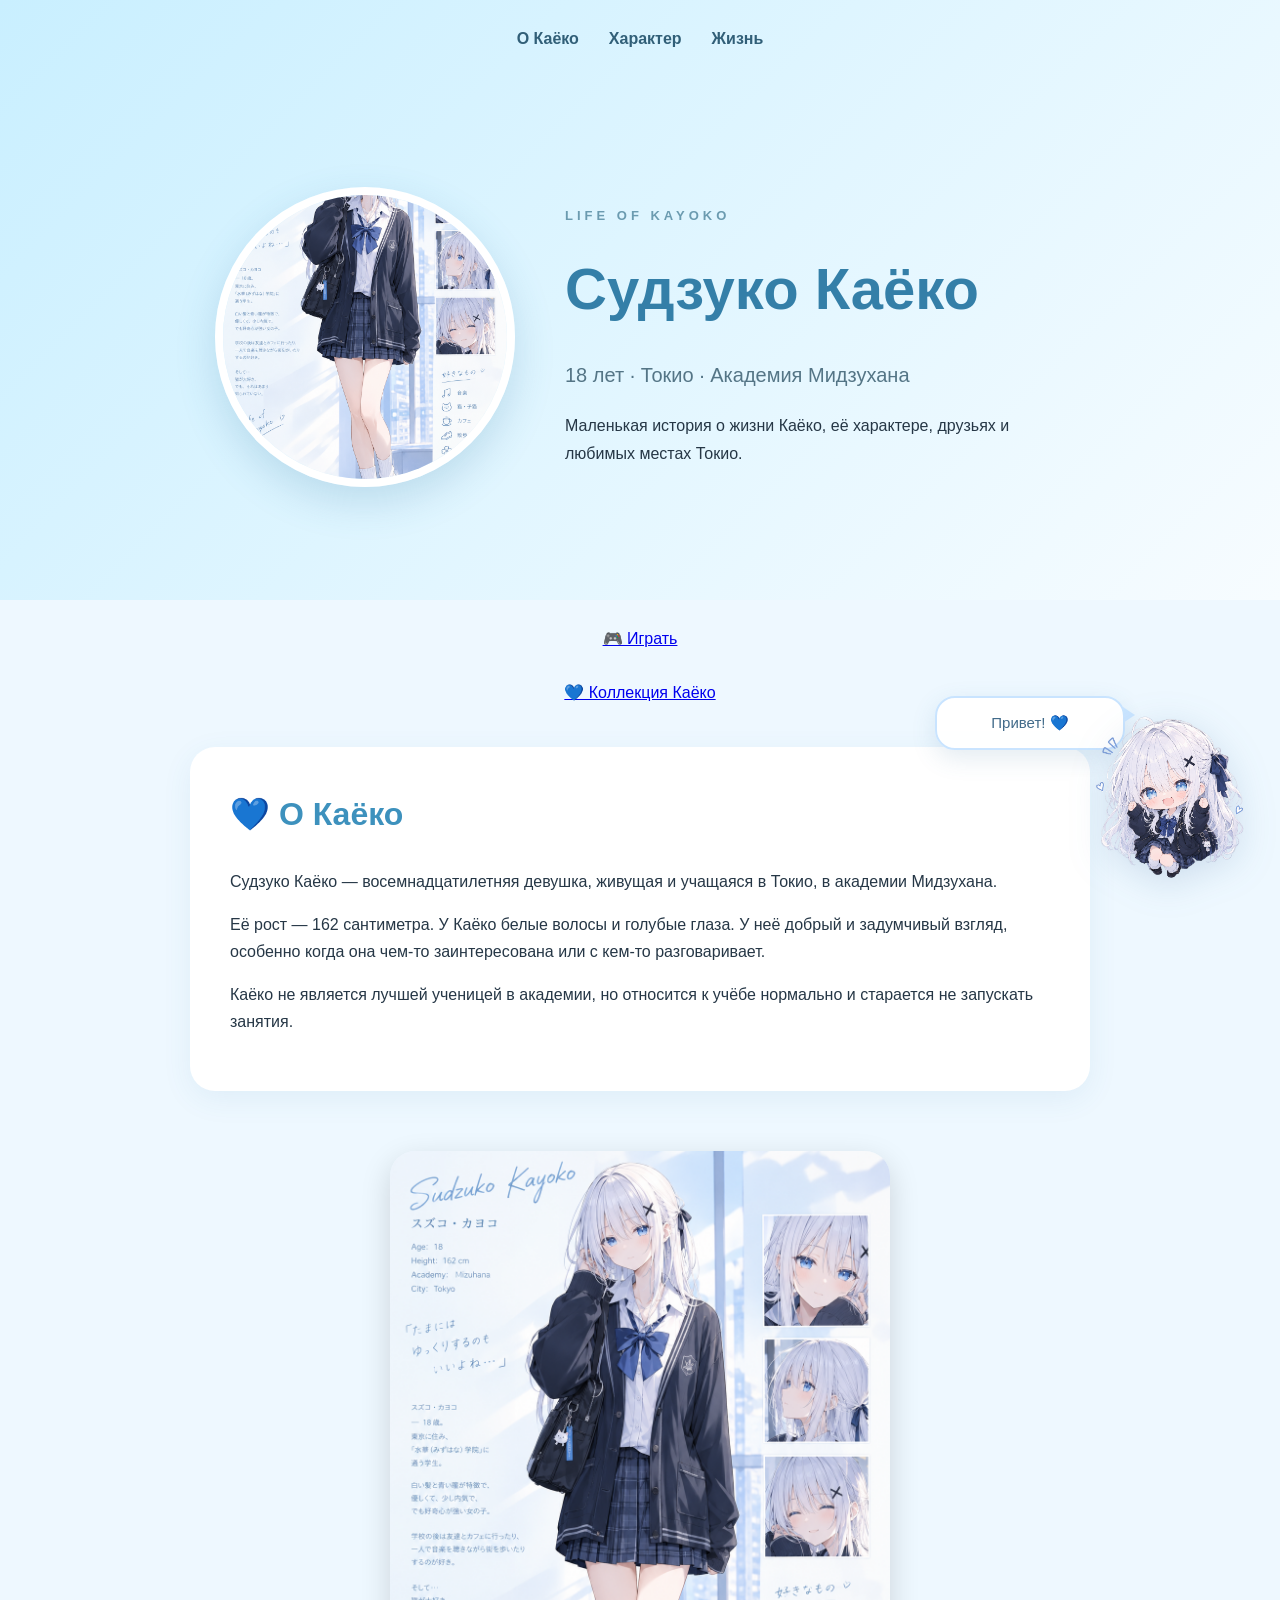
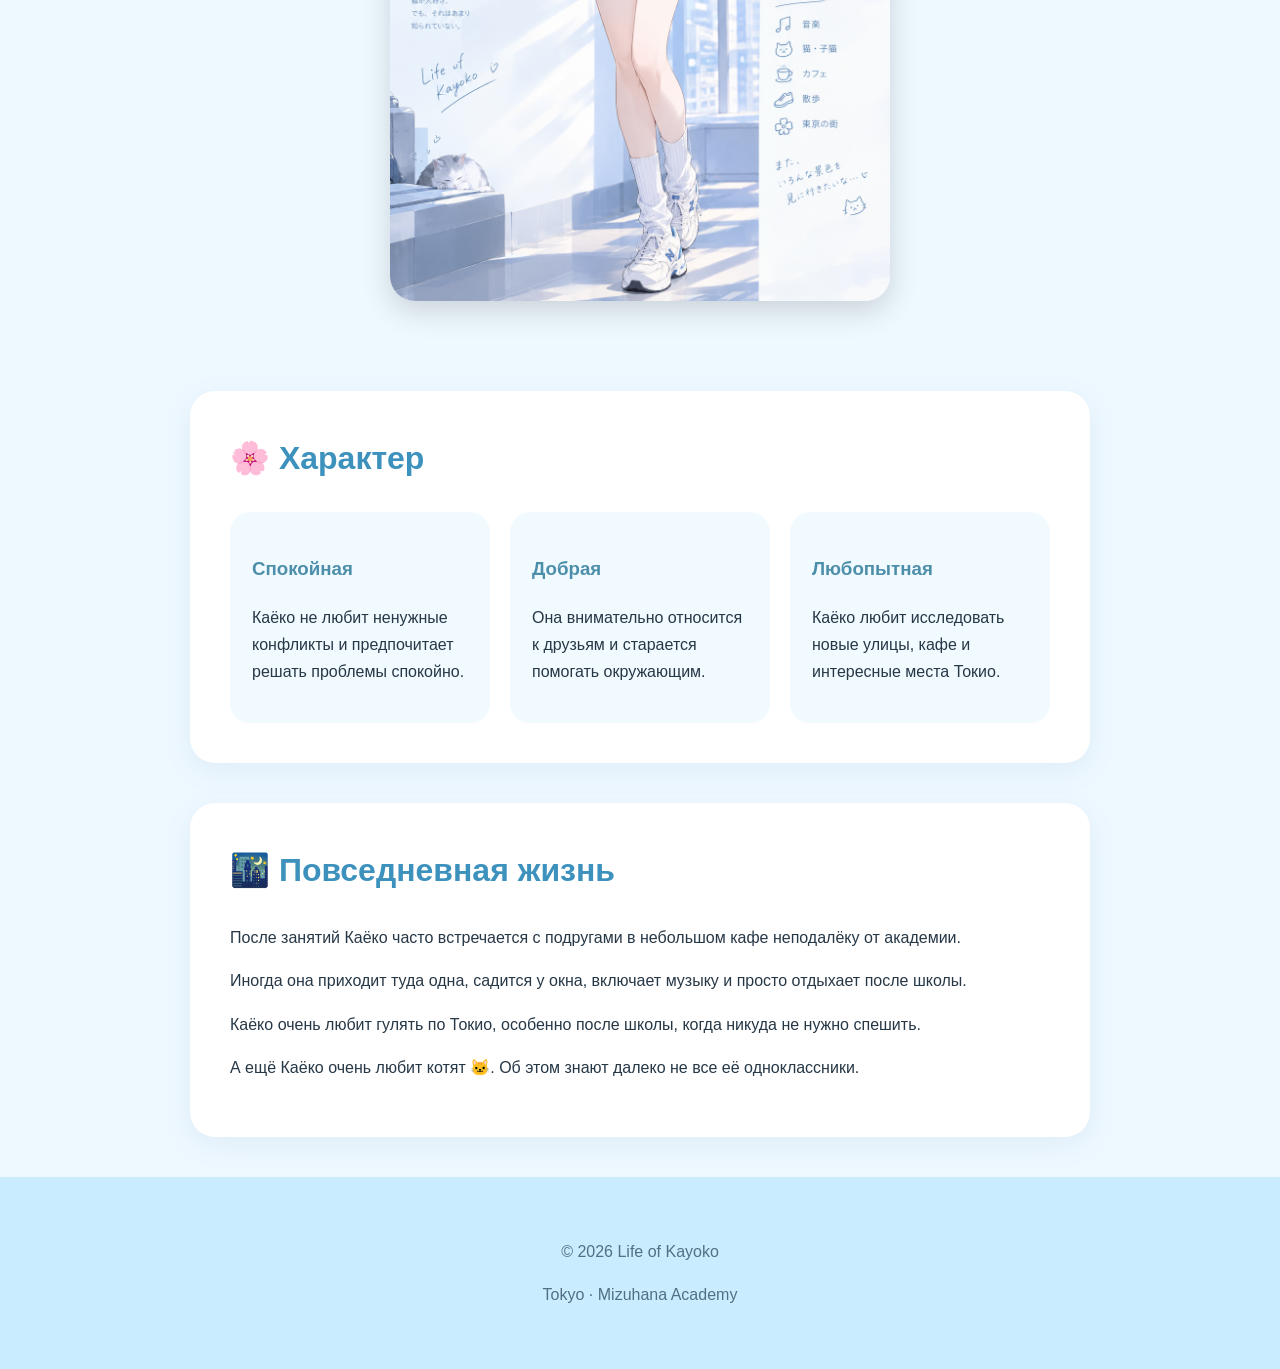
<file: index.html>
<!DOCTYPE html>
<html lang="ru">

<head>
    <meta charset="UTF-8">
    <meta name="viewport" content="width=device-width, initial-scale=1.0">

    <title>Life of Sudzuko Kayoko</title>

    <link rel="stylesheet" href="style.css">
</head>

<body>

    <!-- =========================
         ГЛАВНЫЙ ЭКРАН
    ========================== -->

    <header class="hero">

        <nav>
            <a href="#about">О Каёко</a>
            <a href="#personality">Характер</a>
            <a href="#life">Жизнь</a>
        </nav>

        <div class="hero-content">

            <img
                src="kayoko-photo.PNG"
                alt="Судзуко Каёко"
                class="kayoko-photo"
            >

            <div class="hero-text">

                <p class="small-title">
                    LIFE OF KAYOKO
                </p>

                <h1>
                    Судзуко Каёко
                </h1>

                <p class="subtitle">
                    18 лет · Токио · Академия Мидзухана
                </p>

                <p>
                    Маленькая история о жизни Каёко,
                    её характере, друзьях и любимых местах Токио.
                </p>

            </div>

        </div>

    </header>


    <!-- =========================
         ЧИБИ КАЁКО
    ========================== -->

    <div class="chibi-kayoko" id="chibiKayoko">

        <div class="chibi-message" id="chibiMessage">
            Привет! 💙
        </div>

        <div class="chibi-angry-message" id="chibiAngryMessage">
            Всё, хватит! 😤
        </div>

        <img
            id="chibiImage"
            src="kayoko-chibi-happy.PNG"
            alt="Чиби Каёко"
        >

    </div>


    <!-- =========================
         КНОПКИ
    ========================== -->

    <div style="text-align: center; margin: 25px;">

        <!-- КНОПКА ИГРЫ -->

        <a href="game.html" class="gallery-button">
            🎮 Играть
        </a>

        <br><br>

        <!-- КНОПКА КОЛЛЕКЦИИ -->

        <a href="gallery.html" class="gallery-button">
            💙 Коллекция Каёко
        </a>

    </div>


    <!-- =========================
         О КАЁКО
    ========================== -->

    <section id="about" class="section">

        <h2>💙 О Каёко</h2>

        <p>
            Судзуко Каёко — восемнадцатилетняя девушка,
            живущая и учащаяся в Токио, в академии Мидзухана.
        </p>

        <p>
            Её рост — 162 сантиметра.
            У Каёко белые волосы и голубые глаза.
            У неё добрый и задумчивый взгляд, особенно когда
            она чем-то заинтересована или с кем-то разговаривает.
        </p>

        <p>
            Каёко не является лучшей ученицей в академии,
            но относится к учёбе нормально и старается
            не запускать занятия.
        </p>

    </section>


    <!-- =========================
         ФОТО КАЁКО
    ========================== -->

    <div class="kayoko-between">

        <img
            src="kayoko-photo.PNG"
            alt="Судзуко Каёко"
        >

    </div>


    <!-- =========================
         ХАРАКТЕР
    ========================== -->

    <section id="personality" class="section">

        <h2>🌸 Характер</h2>

        <div class="cards">

            <div class="card">

                <h3>Спокойная</h3>

                <p>
                    Каёко не любит ненужные конфликты
                    и предпочитает решать проблемы спокойно.
                </p>

            </div>


            <div class="card">

                <h3>Добрая</h3>

                <p>
                    Она внимательно относится к друзьям
                    и старается помогать окружающим.
                </p>

            </div>


            <div class="card">

                <h3>Любопытная</h3>

                <p>
                    Каёко любит исследовать новые улицы,
                    кафе и интересные места Токио.
                </p>

            </div>

        </div>

    </section>


    <!-- =========================
         ПОВСЕДНЕВНАЯ ЖИЗНЬ
    ========================== -->

    <section id="life" class="section">

        <h2>🌃 Повседневная жизнь</h2>

        <p>
            После занятий Каёко часто встречается
            с подругами в небольшом кафе неподалёку
            от академии.
        </p>

        <p>
            Иногда она приходит туда одна,
            садится у окна, включает музыку
            и просто отдыхает после школы.
        </p>

        <p>
            Каёко очень любит гулять по Токио,
            особенно после школы, когда никуда
            не нужно спешить.
        </p>

        <p>
            А ещё Каёко очень любит котят 🐱.
            Об этом знают далеко не все её одноклассники.
        </p>

    </section>


    <!-- =========================
         ПОДВАЛ
    ========================== -->

    <footer>

        <p>
            © 2026 Life of Kayoko
        </p>

        <p>
            Tokyo · Mizuhana Academy
        </p>

    </footer>


    <!-- =========================
         JAVASCRIPT ЧИБИ
    ========================== -->

    <script>

        const chibi = document.getElementById("chibiKayoko");
        const chibiImage = document.getElementById("chibiImage");

        const welcomeMessage =
            document.getElementById("chibiMessage");

        const angryMessage =
            document.getElementById("chibiAngryMessage");


        /* Приветствие исчезает через 5 секунд */

        setTimeout(function () {

            welcomeMessage.classList.add("hide");

        }, 5000);


        /* Обычный клик */

        chibi.addEventListener("click", function () {

            chibi.classList.add("click-animation");

            setTimeout(function () {

                chibi.classList.remove("click-animation");

            }, 150);

        });


        /* Двойной клик */

        chibi.addEventListener("dblclick", function () {

            /* Сердитая Каёко */

            chibiImage.src = "kayoko-chibi-angry.PNG";

            /* Показываем сообщение */

            angryMessage.classList.add("show");

            /* Анимация злости */

            chibi.classList.add("angry");


            /* Возвращаем обычную Каёко через 3 секунды */

            setTimeout(function () {

                chibiImage.src = "kayoko-chibi-happy.PNG";

                angryMessage.classList.remove("show");

                chibi.classList.remove("angry");

            }, 3000);

        });

    </script>

</body>

</html>
</file>
<file: style.css>
* {
    box-sizing: border-box;
}

html {
    scroll-behavior: smooth;
}

body {
    margin: 0;
    font-family: -apple-system, BlinkMacSystemFont,
        "Segoe UI", Arial, sans-serif;

    background: #eef8ff;
    color: #263746;

    line-height: 1.7;
}


/* =========================
   ГЛАВНЫЙ ЭКРАН
========================= */

.hero {
    min-height: 600px;

    padding-bottom: 60px;

    background:
        linear-gradient(
            135deg,
            #c9efff,
            #f7fcff
        );
}


/* Меню */

nav {
    display: flex;

    justify-content: center;

    gap: 30px;

    padding: 25px;

    flex-wrap: wrap;
}

nav a {
    color: #315f78;

    text-decoration: none;

    font-weight: bold;

    transition: 0.2s;
}

nav a:hover {
    color: #168bc2;
}


/* Главная информация */

.hero-content {
    max-width: 1000px;

    margin: 80px auto 0;

    padding: 30px;

    display: flex;

    align-items: center;

    justify-content: center;

    gap: 50px;
}


/* Фото Каёко */

.kayoko-photo {
    width: 300px;

    height: 300px;

    object-fit: cover;

    border-radius: 50%;

    border: 8px solid white;

    box-shadow:
        0 15px 40px
        rgba(50, 120, 160, 0.2);
}


/* Текст */

.hero-text {
    max-width: 500px;
}

.small-title {
    letter-spacing: 4px;

    font-size: 13px;

    color: #6b9bb0;

    font-weight: bold;
}

h1 {
    margin: 5px 0;

    font-size: 58px;

    color: #347fa8;
}

.subtitle {
    font-size: 20px;

    color: #547586;
}


/* =========================
   СЕКЦИИ
========================= */

.section {
    max-width: 900px;

    margin: 40px auto;

    padding: 40px;

    background: white;

    border-radius: 25px;

    box-shadow:
        0 8px 30px
        rgba(50, 120, 160, 0.08);
}

h2 {
    font-size: 32px;

    color: #3d91bd;

    margin-top: 0;
}

h3 {
    color: #4d8fab;
}


/* =========================
   КАРТОЧКИ ХАРАКТЕРА
========================= */

.cards {
    display: grid;

    grid-template-columns:
        repeat(3, 1fr);

    gap: 20px;
}

.card {
    padding: 22px;

    background: #f1faff;

    border-radius: 20px;

    transition: 0.25s;
}

.card:hover {
    transform: translateY(-5px);

    box-shadow:
        0 10px 25px
        rgba(50, 120, 160, 0.12);
}


/* =========================
   ПОДВАЛ
========================= */

footer {
    text-align: center;

    padding: 45px;

    background: #c9edff;

    color: #527080;
}


/* =========================
   📱 IPHONE
========================= */

@media (max-width: 700px) {

    .hero {
        min-height: auto;
    }

    nav {
        gap: 15px;

        padding: 20px 10px;
    }

    .hero-content {
        flex-direction: column;

        text-align: center;

        margin-top: 35px;

        gap: 25px;
    }

    .kayoko-photo {
        width: 230px;

        height: 230px;
    }

    h1 {
        font-size: 40px;
    }

    .subtitle {
        font-size: 17px;
    }

    .section {
        margin: 20px 12px;

        padding: 28px 22px;
    }

    h2 {
        font-size: 28px;
    }

    .cards {
        grid-template-columns: 1fr;
    }
}
.kayoko-between {
    display: flex;
    justify-content: center;
    padding: 20px 20px 50px;
}

.kayoko-between img {
    width: 100%;
    max-width: 500px;
    height: auto;
    border-radius: 25px;
    display: block;
    box-shadow: 0 10px 30px rgba(0, 0, 0, 0.15);
}
/* ===== Чиби-Каёко ===== */

.chibi-kayoko {
    position: fixed;
    right: 25px;
    bottom: 20px;
    z-index: 1000;
    text-align: center;
    cursor: pointer;
    user-select: none;
}

.chibi-kayoko img {
    width: 170px;
    height: auto;
    display: block;
    transition: transform 0.15s ease;
    filter: drop-shadow(0 8px 18px rgba(50, 100, 150, 0.18));
}

/* Небольшое уменьшение при нажатии */
.chibi-kayoko:active img {
    transform: scale(0.92);
}

/* Приветствие */
.chibi-message {
    position: absolute;
    right: 130px;
    bottom: 130px;
    width: 190px;
    padding: 14px 18px;
    background: rgba(255, 255, 255, 0.95);
    border: 2px solid #c9e4ff;
    border-radius: 20px;
    color: #426b8a;
    font-size: 15px;
    line-height: 1.5;
    box-shadow: 0 8px 25px rgba(70, 120, 160, 0.15);
    animation: chibiAppear 0.6s ease;
}

/* Маленький хвостик облачка */
.chibi-message::after {
    content: "";
    position: absolute;
    right: -12px;
    bottom: 25px;
    border-width: 8px 0 8px 12px;
    border-style: solid;
    border-color: transparent transparent transparent #c9e4ff;
}

/* Сообщение "Хватит!" */
.chibi-angry-message {
    display: none;
    position: absolute;
    right: 125px;
    bottom: 125px;
    padding: 13px 20px;
    background: white;
    border: 2px solid #b9d9f5;
    border-radius: 18px;
    color: #55718a;
    font-size: 18px;
    font-weight: bold;
    white-space: nowrap;
    box-shadow: 0 8px 25px rgba(70, 120, 160, 0.18);
}

/* Анимации */

@keyframes chibiAppear {
    from {
        opacity: 0;
        transform: translateY(15px);
    }

    to {
        opacity: 1;
        transform: translateY(0);
    }
}

.chibi-angry {
    animation: angryShake 0.35s ease;
}

@keyframes angryShake {
    0%   { transform: scale(0.92) rotate(0deg); }
    25%  { transform: scale(0.88) rotate(-3deg); }
    50%  { transform: scale(0.88) rotate(3deg); }
    75%  { transform: scale(0.88) rotate(-2deg); }
    100% { transform: scale(0.92) rotate(0deg); }
}

/* Телефон */
@media (max-width: 600px) {

    .chibi-kayoko {
        right: 10px;
        bottom: 10px;
    }

    .chibi-kayoko img {
        width: 125px;
    }

    .chibi-message {
        right: 95px;
        bottom: 100px;
        width: 150px;
        font-size: 13px;
        padding: 10px 13px;
    }

    .chibi-angry-message {
        right: 90px;
        bottom: 95px;
        font-size: 15px;
    }
}
/* Скрытие приветствия */
.chibi-message.hide {
    display: none;
}

/* Показ сообщения "Хватит!" */
.chibi-angry-message.show {
    display: block;
}
</file>
